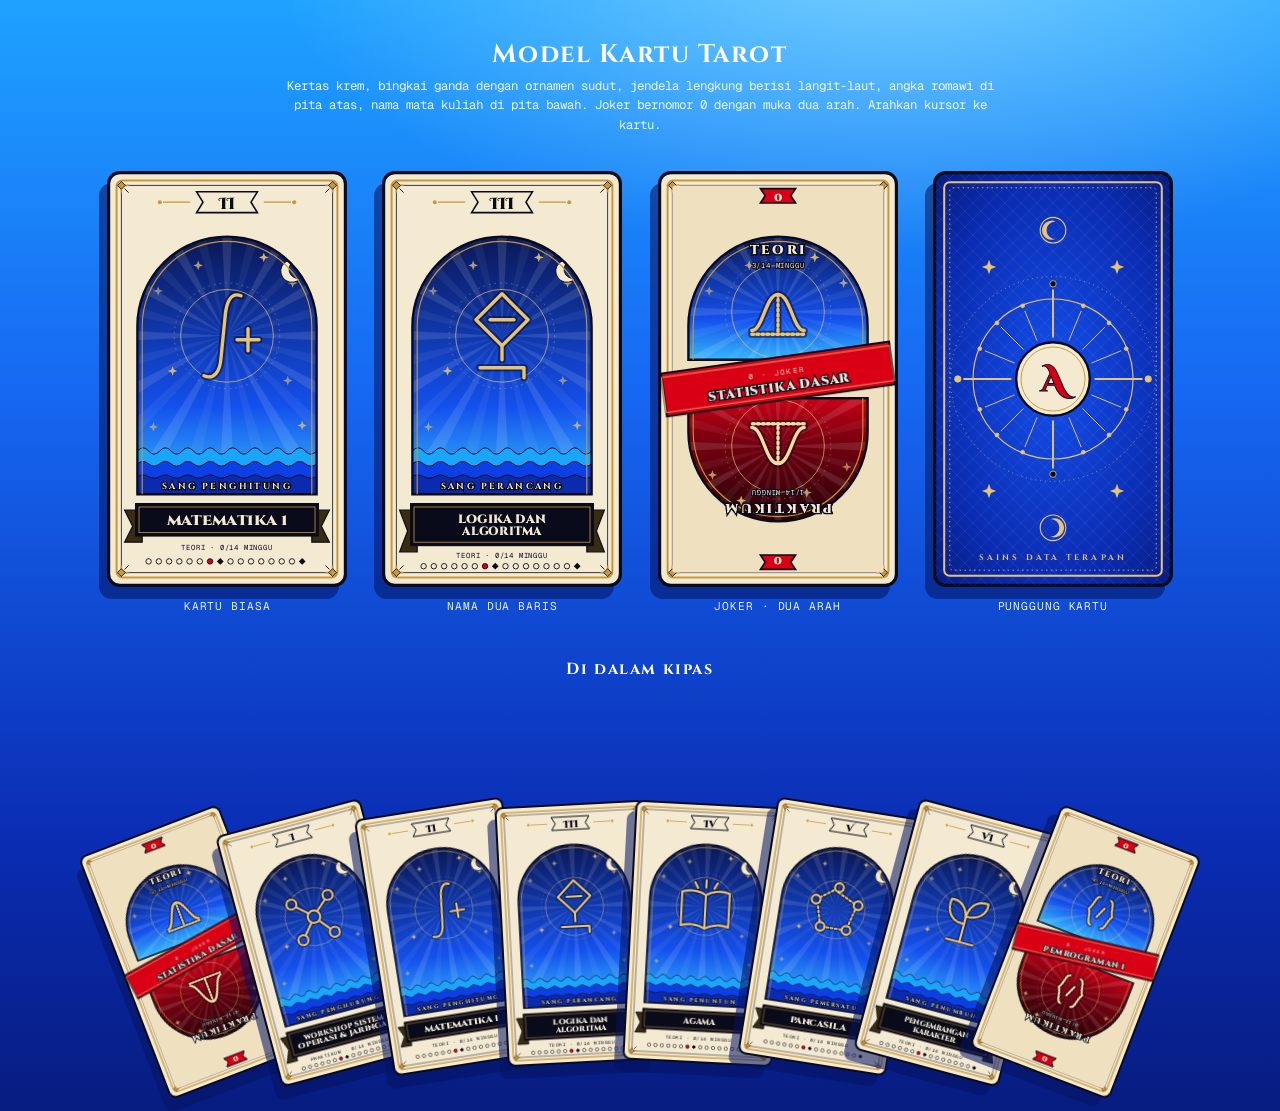
<file: design/kartu-tarot.html>
<!DOCTYPE html>
<html lang="id">
<head>
<meta charset="utf-8">
<meta name="viewport" content="width=device-width, initial-scale=1">
<title>[MODEL] Kartu Tarot Rangkuman</title>
<link rel="preconnect" href="https://fonts.googleapis.com">
<link rel="preconnect" href="https://fonts.gstatic.com" crossorigin>
<link rel="stylesheet" href="https://fonts.googleapis.com/css2?family=Cinzel:wght@500;700;900&family=Cinzel+Decorative:wght@700;900&family=Geist+Mono:wght@500&display=swap">
<style>
  :root { --ink: #0a0b1a; --cream: #f4ead2; --gold: #c9973a; --sea: #0d3fe6; }
  * { box-sizing: border-box; }
  body { margin: 0; min-height: 100vh; padding: 2.5rem 1.5rem 3rem; color: #fff; font-family: "Geist Mono", ui-monospace, monospace;
    background: radial-gradient(ellipse 70% 40% at 70% -5%, rgba(210,250,255,.5), transparent 70%), linear-gradient(#1ea2ff, #1668f2 35%, #0a2db4 75%, #071c80); }
  h1 { margin: 0 0 .3rem; font: 700 1.6rem/1.2 Cinzel, serif; letter-spacing: .06em; text-align: center; }
  p.sub { margin: 0 auto 2.2rem; max-width: 46rem; text-align: center; font-size: .78rem; line-height: 1.6; opacity: .9; }
  .row { display: flex; flex-wrap: wrap; justify-content: center; gap: 2.6rem 2.2rem; }
  figure { margin: 0; display: grid; justify-items: center; gap: .8rem; }
  figcaption { font-size: .7rem; letter-spacing: .08em; text-transform: uppercase; opacity: .9; }
  .card { width: 240px; aspect-ratio: 300 / 520; filter: drop-shadow(-8px 12px 0 rgba(4,18,96,.55)); transition: transform .3s cubic-bezier(.16,1,.3,1), filter .3s; cursor: pointer; }
  .card:hover { transform: translateY(-14px) rotate(-1.5deg) scale(1.03); filter: drop-shadow(-12px 18px 0 #ff2033); }
  .card svg { display: block; width: 100%; height: 100%; overflow: visible; }
  .fan { position: relative; height: 330px; width: min(980px, 100%); margin: 3.5rem auto 0; }
  .fan .card { position: absolute; left: 50%; bottom: 0; width: 150px; margin-left: -75px; transform-origin: 50% 160%; }
  .fan .card:hover { z-index: 10; }
  h2 { margin: 3rem 0 0; text-align: center; font: 700 1rem/1 Cinzel, serif; letter-spacing: .1em; }
  .note { max-width: 44rem; margin: 1rem auto 0; font-size: .74rem; line-height: 1.7; opacity: .9; }
</style>
</head>
<body>
  <h1>Model Kartu Tarot</h1>
  <p class="sub">Kertas krem, bingkai ganda dengan ornamen sudut, jendela lengkung berisi langit-laut, angka romawi di pita atas, nama mata kuliah di pita bawah. Joker bernomor 0 dengan muka dua arah. Arahkan kursor ke kartu.</p>

  <div class="row" id="row"></div>

  <h2>Di dalam kipas</h2>
  <div class="fan" id="fan"></div>

<script>
const INK = "#0a0b1a", CREAM = "#f4ead2", GOLD = "#c9973a", GOLD2 = "#e7c378", RED = "#d90016";

// Simbol mata kuliah (garis emas), digambar dalam kotak 100x100
const SYM = {
  kurva: '<path d="M8 80c18 0 22-58 42-58s24 58 42 58"/><path d="M8 86h84M50 22v64" stroke-dasharray="3 5"/>',
  kurung: '<path d="M36 12c-12 0-8 26-18 38 10 12 6 38 18 38M64 12c12 0 8 26 18 38-10 12-6 38-18 38"/><path d="M44 64l12-28"/>',
  integral: '<path d="M64 10c-10-4-15 6-16 22l-4 40c-1 14-7 22-17 18"/><path d="M60 54h22M71 43v22"/>',
  alir: '<path d="M50 8l26 26-26 26-26-26z"/><path d="M50 60v14M28 82h44v10"/><path d="M38 34h24"/>',
  jaringan: '<circle cx="20" cy="22" r="8"/><circle cx="80" cy="22" r="8"/><circle cx="50" cy="50" r="10"/><circle cx="24" cy="82" r="8"/><circle cx="76" cy="82" r="8"/><path d="M26 28l16 14M74 28L58 42M29 76l14-17M71 76L57 59"/>',
  buku: '<path d="M50 32c-12-8-28-8-38-4v54c10-4 26-4 38 4 12-8 28-8 38-4V28c-10-4-26-4-38 4zM50 32v54"/><path d="M50 8v12M32 12l5 9M68 12l-5 9"/>',
  lima: '<circle cx="50" cy="14" r="7"/><circle cx="84" cy="38" r="7"/><circle cx="71" cy="80" r="7"/><circle cx="29" cy="80" r="7"/><circle cx="16" cy="38" r="7"/><path d="M50 22l28 14M80 46l-7 26M63 80H37M27 72l-7-26M22 34l22-16" stroke-dasharray="3 4"/>',
  tunas: '<path d="M50 92V44"/><path d="M50 62C27 64 18 46 21 28c20-2 30 14 29 34zM50 50c1-19 13-30 30-28 2 17-11 28-30 28z"/><path d="M28 92h44"/>'
};

const ROMAN = ["0","I","II","III","IV","V","VI"];
let uid = 0;

// Bingkai dan ornamen yang sama untuk semua kartu depan
function frame(id) {
  const corner = (x, y, r) => `<g transform="translate(${x} ${y}) rotate(${r})"><path d="M0 0l9 0M0 0l0 9" stroke="${GOLD}" stroke-width="2"/><path d="M4 4l5 5" stroke="${INK}" stroke-width="1.2"/><rect x="-3.5" y="-3.5" width="7" height="7" transform="rotate(45)" fill="${GOLD}" stroke="${INK}" stroke-width="1"/></g>`;
  return `
    <rect x="2" y="2" width="296" height="516" rx="14" fill="${CREAM}" stroke="${INK}" stroke-width="4"/>
    <rect x="12" y="12" width="276" height="496" rx="7" fill="none" stroke="${GOLD}" stroke-width="2.5"/>
    <rect x="18" y="18" width="264" height="484" rx="4" fill="none" stroke="${INK}" stroke-width="1"/>
    ${corner(18, 18, 0)}${corner(282, 18, 90)}${corner(282, 502, 180)}${corner(18, 502, 270)}`;
}

// Jendela lengkung berisi langit, sinar, bintang, bulan, laut
function arch(id, opts = {}) {
  const top = opts.top ?? 82, bottom = opts.bottom ?? 404;
  const path = `M38 ${bottom}V${top + 112}a112 112 0 0 1 224 0V${bottom}z`;
  const cx = 150, cy = opts.sunY ?? 206;
  const rays = Array.from({ length: 24 }, (_, i) => {
    const a = (i / 24) * Math.PI * 2;
    return `<path d="M${cx} ${cy}L${(cx + Math.cos(a - .05) * 300).toFixed(1)} ${(cy + Math.sin(a - .05) * 300).toFixed(1)}L${(cx + Math.cos(a + .05) * 300).toFixed(1)} ${(cy + Math.sin(a + .05) * 300).toFixed(1)}z" fill="#fff" opacity="${i % 2 ? .05 : .11}"/>`;
  }).join("");
  const stars = [[64,150],[232,140],[82,250],[226,262],[114,118],[196,108],[58,320],[244,318]]
    .map(([x, y], i) => `<path d="M${x} ${y - 6}l1.6 4.4 4.4 1.6-4.4 1.6-1.6 4.4-1.6-4.4-4.4-1.6 4.4-1.6z" fill="${GOLD2}" opacity="${.6 + (i % 3) * .15}"/>`).join("");
  const waves = [0, 1, 2].map((k) => {
    const y = bottom - 54 + k * 16;
    let d = `M38 ${y}`;
    for (let x = 38; x < 262; x += 28) d += ` q7 -${8 - k * 2} 14 0 t14 0`;
    return `<path d="${d}V${bottom}H38z" fill="${["#1aa6ff", "#0d3fe6", "#0a2bb0"][k]}" stroke="${INK}" stroke-width="1.2"/>`;
  }).join("");
  return `
    <defs>
      <clipPath id="c${id}"><path d="${path}"/></clipPath>
      <linearGradient id="g${id}" x1="0" y1="0" x2="0" y2="1">
        <stop offset="0" stop-color="${opts.sky1 || "#0a1550"}"/><stop offset=".65" stop-color="${opts.sky2 || "#1450ec"}"/><stop offset="1" stop-color="${opts.sky3 || "#3ccbff"}"/>
      </linearGradient>
    </defs>
    <g clip-path="url(#c${id})">
      <rect x="30" y="${top - 10}" width="240" height="${bottom - top + 20}" fill="url(#g${id})"/>
      ${rays}${stars}
      <circle cx="${cx}" cy="${cy}" r="58" fill="none" stroke="${GOLD2}" stroke-width="1.2" opacity=".7"/>
      <circle cx="${cx}" cy="${cy}" r="66" fill="none" stroke="${GOLD2}" stroke-width=".8" stroke-dasharray="2 5" opacity=".6"/>
      ${opts.noMoon ? "" : `<path d="M236 112a14 14 0 1 0 6 22 11 11 0 1 1-6-22z" fill="${CREAM}" stroke="${INK}" stroke-width="1.2"/>`}
      ${opts.noWaves ? "" : waves}
      ${opts.inner || ""}
    </g>
    <path d="${path}" fill="none" stroke="${INK}" stroke-width="3"/>
    <path d="M44 ${bottom}V${top + 112}a106 106 0 0 1 212 0V${bottom}" fill="none" stroke="${GOLD}" stroke-width="1.4"/>`;
}

function symbol(k, x, y, s, color = GOLD2) {
  return `<g transform="translate(${x - 50 * s} ${y - 50 * s}) scale(${s})" fill="none" stroke-linecap="round" stroke-linejoin="round">
    <g stroke="${INK}" stroke-width="${9 / s}" opacity=".55">${SYM[k]}</g>
    <g stroke="${color}" stroke-width="${4.2 / s}">${SYM[k]}</g></g>`;
}

// Pita (ribbon) dengan ujung terlipat
function ribbon(y, h, text, size, opts = {}) {
  const fill = opts.fill || INK, color = opts.color || CREAM;
  const lines = Array.isArray(text) ? text : [text];
  // Huruf mengecil untuk nama panjang supaya tidak keluar pita (Cinzel kapital ~0.74em per huruf)
  size = Math.min(size, 196 / (Math.max(...lines.map((l) => l.length)) * 0.74));
  const ty = y + h / 2 - ((lines.length - 1) * size * 1.05) / 2 + size * .36;
  return `
    <path d="M22 ${y + 8}h22v${h}H22l10 ${-h / 2}z" fill="${opts.tail || "#3a2c10"}" stroke="${INK}" stroke-width="1.5"/>
    <path d="M278 ${y + 8}h-22v${h}h22l-10 ${-h / 2}z" fill="${opts.tail || "#3a2c10"}" stroke="${INK}" stroke-width="1.5"/>
    <rect x="36" y="${y}" width="228" height="${h}" fill="${fill}" stroke="${INK}" stroke-width="2"/>
    <rect x="40" y="${y + 4}" width="220" height="${h - 8}" fill="none" stroke="${GOLD}" stroke-width="1"/>
    ${lines.map((l, i) => `<text x="150" textLength="${Math.min(200, l.length * size * .74).toFixed(0)}" lengthAdjust="spacingAndGlyphs" y="${(ty + i * size * 1.05).toFixed(1)}" text-anchor="middle" font-family="Cinzel, serif" font-weight="900" font-size="${size.toFixed(1)}" fill="${color}">${l}</text>`).join("")}`;
}

function numeral(text, opts = {}) {
  return `
    <path d="M112 26h76l-8 13 8 13h-76l8-13z" fill="${opts.fill || CREAM}" stroke="${INK}" stroke-width="2"/>
    <text x="150" y="47" text-anchor="middle" font-family="'Cinzel Decorative', Cinzel, serif" font-weight="900" font-size="20" fill="${opts.color || INK}">${text}</text>
    <path d="M70 39h34M196 39h34" stroke="${GOLD}" stroke-width="1.5"/><circle cx="66" cy="39" r="2.5" fill="${GOLD}"/><circle cx="234" cy="39" r="2.5" fill="${GOLD}"/>`;
}

// 16 minggu: titik, UTS dan UAS wajik
function weeks(y, filled = [], now = 7) {
  return Array.from({ length: 16 }, (_, i) => {
    const n = i + 1, x = 52 + i * 12.8;
    if (n === 8 || n === 16) return `<rect x="${x - 3}" y="${y - 3}" width="6" height="6" transform="rotate(45 ${x} ${y})" fill="${INK}"/>`;
    const f = n === now ? RED : filled.includes(n) ? INK : CREAM;
    return `<circle cx="${x}" cy="${y}" r="3.4" fill="${f}" stroke="${INK}" stroke-width="1.1"/>`;
  }).join("");
}

function cardFront(c) {
  const id = ++uid;
  return `<svg viewBox="0 0 300 520" role="img" aria-label="Kartu ${c.num}: ${c.name.join(" ")}">
    ${frame(id)}
    ${numeral(c.num)}
    ${arch(id, { inner: symbol(c.sym, 150, 206, 1.25) })}
    <text x="150" y="398" text-anchor="middle" font-family="Cinzel, serif" font-weight="700" font-size="11" letter-spacing="3" fill="${CREAM}" stroke="${INK}" stroke-width="3" paint-order="stroke">${c.title}</text>
    ${ribbon(416, c.name.length > 1 ? 52 : 40, c.name, c.name.length > 1 ? 15 : 17)}
    <text x="150" y="${c.name.length > 1 ? 484 : 474}" text-anchor="middle" font-family="'Geist Mono', monospace" font-size="9" letter-spacing="1" fill="${INK}">${c.kind} · ${c.filled.length}/14 MINGGU</text>
    ${weeks(c.name.length > 1 ? 494 : 488, c.filled)}
  </svg>`;
}

function cardJoker(c) {
  const id = ++uid;
  // Dua arah: separuh atas TEORI (langit), separuh bawah PRAKTIKUM (laut dalam, terbalik)
  const halfArt = (label, sym, sky1, sky2, sky3, color) => `
    <g>${arch(id + label, { top: 82, bottom: 236, sunY: 176, sky1, sky2, sky3, noMoon: true, noWaves: true, inner: symbol(sym, 150, 176, .78, color) })}
    <text x="150" y="104" text-anchor="middle" font-family="Cinzel, serif" font-weight="900" font-size="16" letter-spacing="3" fill="${CREAM}" stroke="${INK}" stroke-width="3.5" paint-order="stroke">${label}</text>
    <text x="150" y="121" text-anchor="middle" font-family="'Geist Mono', monospace" font-size="9" letter-spacing="1" fill="${CREAM}" stroke="${INK}" stroke-width="2.5" paint-order="stroke">${c[label].filled}/14 MINGGU</text></g>`;
  return `<svg viewBox="0 0 300 520" role="img" aria-label="Kartu Joker: ${c.name.join(" ")}">
    ${frame(id)}
    <rect x="18" y="18" width="264" height="484" rx="4" fill="#efe1bf"/>
    ${halfArt("TEORI", c.sym, "#0a1550", "#1450ec", "#3ccbff", GOLD2)}
    <g transform="rotate(180 150 260)">${halfArt("PRAKTIKUM", c.sym, "#1a0308", "#7a0010", "#d90016", "#ffd7a0")}</g>
    <g transform="rotate(-8 150 260)">
      <rect x="6" y="233" width="288" height="54" fill="${RED}" stroke="${INK}" stroke-width="2.5"/>
      <rect x="6" y="238" width="288" height="44" fill="none" stroke="${GOLD2}" stroke-width="1"/>
      <text x="150" y="256" text-anchor="middle" font-family="'Geist Mono', monospace" font-size="9" letter-spacing="3" fill="${CREAM}">0 · JOKER</text>
      <text x="150" y="276" text-anchor="middle" font-family="Cinzel, serif" font-weight="900" font-size="16" letter-spacing="1" fill="${CREAM}" stroke="${INK}" stroke-width="3" paint-order="stroke">${c.name.join(" ")}</text>
    </g>
    <circle cx="150" cy="30" r="0"/>
    <path d="M128 22h44l-6 9 6 9h-44l6-9z" fill="${RED}" stroke="${INK}" stroke-width="2"/>
    <text x="150" y="37" text-anchor="middle" font-family="'Cinzel Decorative', serif" font-weight="900" font-size="15" fill="${CREAM}">0</text>
    <g transform="rotate(180 150 260)"><path d="M128 22h44l-6 9 6 9h-44l6-9z" fill="${RED}" stroke="${INK}" stroke-width="2"/>
    <text x="150" y="37" text-anchor="middle" font-family="'Cinzel Decorative', serif" font-weight="900" font-size="15" fill="${CREAM}">0</text></g>
  </svg>`;
}

function cardBack() {
  const id = ++uid, cx = 150, cy = 260;
  const ray16 = Array.from({ length: 16 }, (_, i) => {
    const a = (i / 16) * Math.PI * 2 - Math.PI / 2, r1 = 52, r2 = i % 4 === 0 ? 112 : 92;
    return `<path d="M${(cx + Math.cos(a) * r1).toFixed(1)} ${(cy + Math.sin(a) * r1).toFixed(1)}L${(cx + Math.cos(a) * r2).toFixed(1)} ${(cy + Math.sin(a) * r2).toFixed(1)}" stroke="${GOLD2}" stroke-width="${i % 4 === 0 ? 2.4 : 1.2}"/>
      <circle cx="${(cx + Math.cos(a) * (r2 + 7)).toFixed(1)}" cy="${(cy + Math.sin(a) * (r2 + 7)).toFixed(1)}" r="${i % 4 === 0 ? 4 : 2.4}" fill="${i === 0 || i === 8 ? INK : GOLD2}" stroke="${GOLD2}" stroke-width="1"/>`;
  }).join("");
  const moons = [[150, 74, 0], [150, 446, 180]].map(([x, y, r]) =>
    `<g transform="rotate(${r} ${x} ${y})"><circle cx="${x}" cy="${y}" r="16" fill="none" stroke="${GOLD2}" stroke-width="1.4"/><path d="M${x + 3} ${y - 11}a12 12 0 1 0 0 22 9 9 0 1 1 0-22z" fill="${GOLD2}"/></g>`).join("");
  const sideStars = [[70, 120], [230, 120], [70, 400], [230, 400]].map(([x, y]) =>
    `<path d="M${x} ${y - 9}l2.4 6.6 6.6 2.4-6.6 2.4-2.4 6.6-2.4-6.6-6.6-2.4 6.6-2.4z" fill="${GOLD2}"/>`).join("");
  return `<svg viewBox="0 0 300 520" role="img" aria-label="Punggung kartu">
    <defs>
      <radialGradient id="b${id}" cx=".5" cy=".5" r=".7"><stop offset="0" stop-color="#1450ec"/><stop offset=".7" stop-color="#0a2bb0"/><stop offset="1" stop-color="#071c80"/></radialGradient>
      <pattern id="p${id}" width="20" height="20" patternUnits="userSpaceOnUse"><path d="M10 0l10 10-10 10L0 10z" fill="none" stroke="#ffffff" stroke-width=".6" opacity=".14"/></pattern>
    </defs>
    <rect x="2" y="2" width="296" height="516" rx="14" fill="url(#b${id})" stroke="${INK}" stroke-width="4"/>
    <rect x="2" y="2" width="296" height="516" rx="14" fill="url(#p${id})"/>
    <rect x="14" y="14" width="272" height="492" rx="7" fill="none" stroke="${GOLD2}" stroke-width="2.5"/>
    <rect x="21" y="21" width="258" height="478" rx="4" fill="none" stroke="${GOLD2}" stroke-width="1" stroke-dasharray="2 4"/>
    ${moons}${sideStars}
    <circle cx="${cx}" cy="${cy}" r="128" fill="none" stroke="${GOLD2}" stroke-width="1" stroke-dasharray="1 5"/>
    <circle cx="${cx}" cy="${cy}" r="100" fill="none" stroke="${GOLD2}" stroke-width="1.4"/>
    ${ray16}
    <circle cx="${cx}" cy="${cy}" r="46" fill="${CREAM}" stroke="${INK}" stroke-width="3"/>
    <circle cx="${cx}" cy="${cy}" r="40" fill="none" stroke="${GOLD}" stroke-width="1.2"/>
    <text x="${cx}" y="${cy + 15}" text-anchor="middle" font-family="'Cinzel Decorative', serif" font-weight="900" font-size="44" fill="${RED}" stroke="${INK}" stroke-width="1.2">A</text>
    <text x="${cx}" y="486" text-anchor="middle" font-family="Cinzel, serif" font-weight="700" font-size="10" letter-spacing="4" fill="${GOLD2}">SAINS DATA TERAPAN</text>
  </svg>`;
}

const SAMPLE = [
  { num: "II", sym: "integral", title: "SANG PENGHITUNG", name: ["MATEMATIKA 1"], kind: "TEORI", filled: [] },
  { num: "III", sym: "alir", title: "SANG PERANCANG", name: ["LOGIKA DAN", "ALGORITMA"], kind: "TEORI", filled: [] },
  { num: "I", sym: "jaringan", title: "SANG PENGHUBUNG", name: ["WORKSHOP SISTEM", "OPERASI & JARINGAN"], kind: "PRAKTIKUM", filled: [] }
];
const JOKER = { sym: "kurva", name: ["STATISTIKA DASAR"], TEORI: { filled: 3 }, PRAKTIKUM: { filled: 1 } };

const row = document.getElementById("row");
const fig = (svg, cap) => `<figure><div class="card">${svg}</div><figcaption>${cap}</figcaption></figure>`;
row.innerHTML =
  fig(cardFront(SAMPLE[0]), "Kartu biasa") +
  fig(cardFront(SAMPLE[1]), "Nama dua baris") +
  fig(cardJoker(JOKER), "Joker · dua arah") +
  fig(cardBack(), "Punggung kartu");

// Kipas contoh: 8 kartu
const FAN = [
  cardJoker(JOKER),
  cardFront(SAMPLE[2]),
  cardFront(SAMPLE[0]),
  cardFront(SAMPLE[1]),
  cardFront({ num: "IV", sym: "buku", title: "SANG PENUNTUN", name: ["AGAMA"], kind: "TEORI", filled: [] }),
  cardFront({ num: "V", sym: "lima", title: "SANG PEMERSATU", name: ["PANCASILA"], kind: "TEORI", filled: [] }),
  cardFront({ num: "VI", sym: "tunas", title: "SANG PENUMBUH", name: ["PENGEMBANGAN", "KARAKTER"], kind: "TEORI", filled: [] }),
  cardJoker({ sym: "kurung", name: ["PEMROGRAMAN 1"], TEORI: { filled: 1 }, PRAKTIKUM: { filled: 0 } })
];
const fan = document.getElementById("fan");
fan.innerHTML = FAN.map((s) => `<div class="card">${s}</div>`).join("");
[...fan.children].forEach((c, i) => {
  const k = i - 3.5;
  c.style.transform = `translateX(${k * 98}px) rotate(${k * 6}deg)`;
  c.addEventListener("mouseenter", () => (c.style.transform = `translateX(${k * 98}px) translateY(-34px) rotate(${k * 3}deg) scale(1.08)`));
  c.addEventListener("mouseleave", () => (c.style.transform = `translateX(${k * 98}px) rotate(${k * 6}deg)`));
});
</script>
</body>
</html>
</file>
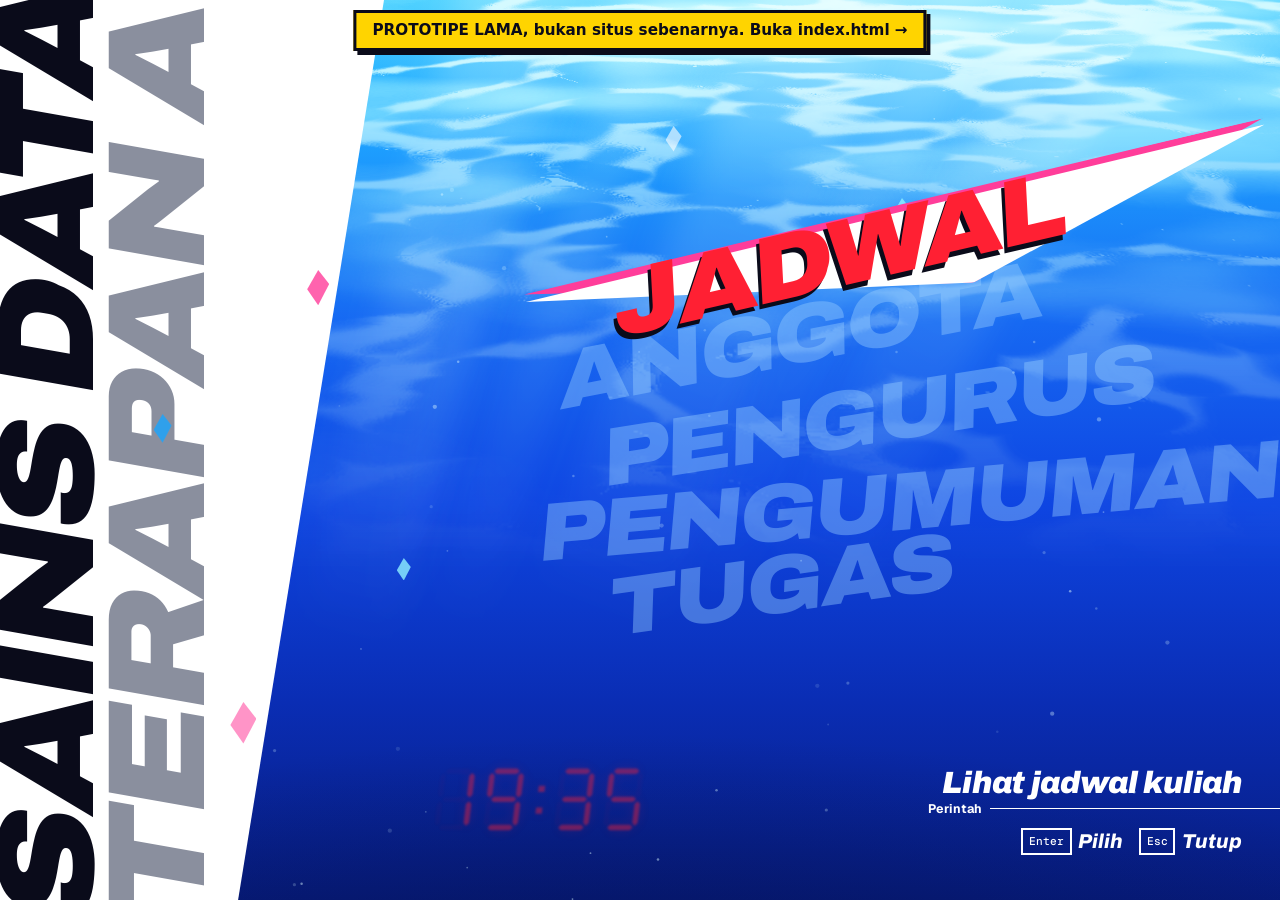
<file: design/menu-p3r.html>
<!DOCTYPE html>
<html lang="id">
<head>
<meta charset="utf-8">
<meta name="viewport" content="width=device-width, initial-scale=1, viewport-fit=cover">
<title>[PROTOTIPE LAMA] Sains Data Terapan A</title>
  <link rel="icon" href="../assets/icons/favicon.svg" type="image/svg+xml">
  <link rel="icon" href="../assets/icons/favicon-32.png" sizes="32x32" type="image/png">
  <link rel="apple-touch-icon" href="../assets/icons/apple-touch-icon.png">
<link rel="preconnect" href="https://fonts.googleapis.com">
<link rel="preconnect" href="https://fonts.gstatic.com" crossorigin>
<link rel="stylesheet" href="https://fonts.googleapis.com/css2?family=Archivo:ital,wdth,wght@1,100..125,800..900&family=Geist:wght@400;500;600&family=Geist+Mono:wght@400;500&display=swap">
<style>
  :root {
    --sea: #0d3fe6;
    --sea-deep: #0a2bb0;
    --sea-light: #1aa6ff;
    --foam: #8ff0ff;
    --ink: #0a0b1a;
    --paper: #ffffff;
    --paper-2: #f2f5ff;
    --red: #ff2033;
    --pink: #ff3d9a;
    --idle: rgba(150, 205, 255, 0.42);
    --line: #d7def2;
    --muted: #59627e;
    --display: "Archivo", "Arial Black", "Helvetica Neue", sans-serif;
    --sans: "Geist", "Helvetica Neue", Arial, sans-serif;
    --mono: "Geist Mono", ui-monospace, monospace;
    --ease: cubic-bezier(0.16, 1, 0.3, 1);
  }
  * { box-sizing: border-box; }
  html, body { margin: 0; height: 100%; }
  body { min-height: 100dvh; overflow: hidden; background: var(--sea); color: var(--paper); font-family: var(--sans); -webkit-font-smoothing: antialiased; }
  button { font: inherit; color: inherit; }
  :focus-visible { outline: 3px solid var(--foam); outline-offset: 3px; }

  /* ---------- Latar: laut, cahaya permukaan, pecahan ---------- */
  /* Laut: gradasi kedalaman, cahaya dari permukaan, pola kaustik, berkas cahaya, partikel */
  .scene { position: fixed; inset: 0; overflow: hidden; pointer-events: none;
    background:
      radial-gradient(ellipse 70% 42% at 72% -6%, rgba(210, 250, 255, .75), rgba(210, 250, 255, 0) 70%),
      radial-gradient(ellipse 130% 70% at 50% 125%, rgba(3, 12, 60, .7), rgba(3, 12, 60, 0) 62%),
      linear-gradient(to bottom, #3ccbff 0%, #1ea2ff 15%, #1668f2 36%, #0e45e2 56%, #0a2db4 78%, #071c80 100%); }
  /* Permukaan air dilihat dari bawah: bidang miring yang menjauh ke tengah layar */
  .caustics { position: absolute; left: -30vw; right: -30vw; top: -4vh; height: 70vh; transform-origin: 50% 0; transform: perspective(900px) rotateX(64deg); -webkit-mask-image: linear-gradient(to bottom, #000 0%, #000 30%, transparent 92%); mask-image: linear-gradient(to bottom, #000 0%, #000 30%, transparent 92%); mix-blend-mode: screen; }
  .caustics svg { display: block; width: 100%; height: 100%; }
  .ray { position: absolute; top: -12vh; left: var(--x); width: var(--w); height: 100vh; background: linear-gradient(to bottom, rgba(190, 245, 255, var(--a)) 0%, rgba(190, 245, 255, 0) 85%); filter: blur(16px); transform: rotate(var(--r)); transform-origin: 50% 0; mix-blend-mode: screen; animation: shimmer var(--d) ease-in-out infinite alternate; }
  @keyframes shimmer { from { opacity: .5; } to { opacity: 1; } }
  .snow { position: absolute; inset: 0; width: 100%; height: 100%; }

  .shard { position: absolute; width: var(--s, 18px); height: calc(var(--s, 18px) * 1.6); background: var(--c, var(--paper)); opacity: var(--o, .8); clip-path: polygon(50% 0, 100% 40%, 50% 100%, 0 55%); animation: float var(--d, 9s) ease-in-out infinite alternate; }
  @keyframes float { to { transform: translateY(-26px) rotate(24deg); } }

  /* Lempeng putih di kiri dengan tulisan vertikal besar */
  .slab { position: absolute; top: 0; bottom: 0; left: 0; width: clamp(7rem, 30vw, 30rem); background: var(--paper); clip-path: polygon(0 0, 100% 0, 62% 100%, 0 100%); }
  .wordmark { position: absolute; top: 50%; left: -.06em; margin: 0; writing-mode: vertical-rl; transform: translateY(-50%) rotate(180deg); font: italic 900 14vh/.8 var(--display); font-stretch: 112%; letter-spacing: -.035em; color: var(--ink); white-space: nowrap; text-transform: uppercase; }
  .wordmark span { color: #8a8f9e; }

  .bubble { position: absolute; bottom: -2rem; width: var(--s, 10px); height: var(--s, 10px); border: 1px solid rgba(255, 255, 255, .65); border-radius: 50%; background: radial-gradient(circle at 32% 30%, rgba(255, 255, 255, .95) 0 14%, rgba(255, 255, 255, .14) 38%, rgba(255, 255, 255, 0) 70%); opacity: .8; animation: bubble var(--d, 9s) linear infinite; animation-delay: var(--w, 0s); }
  @keyframes bubble { 0% { transform: translate(0, 0); opacity: 0; } 10% { opacity: .75; } 50% { transform: translate(12px, -55vh); } 100% { transform: translate(-6px, -112vh); opacity: 0; } }

  /* ---------- Kotak "hari ini" ---------- */
  /* Jam digital rusak di kejauhan: merah pudar, buram oleh air, berkedip tidak teratur */
  .far-clock { position: fixed; z-index: 2; left: 34vw; bottom: 7vh; width: clamp(9rem, 17vw, 17rem); pointer-events: none; opacity: .42; filter: blur(1.3px) drop-shadow(0 0 6px rgba(255, 32, 51, .35)); animation: flicker 7s steps(1, end) infinite; }
  .far-clock svg { display: block; width: 100%; height: auto; overflow: visible; }
  .far-clock polygon, .far-clock rect { fill: #ff2033; opacity: .07; transition: opacity .06s; }
  .far-clock .on { opacity: 1; }
  .far-clock .colon rect { opacity: 1; animation: blink 1s steps(1, end) infinite; }
  .far-clock.dead { opacity: .04; }
  @keyframes blink { 50% { opacity: .1; } }
  @keyframes flicker { 0% { opacity: .42; } 9% { opacity: .3; } 10% { opacity: .42; } 37% { opacity: .08; } 38% { opacity: .4; } 39% { opacity: .1; } 41% { opacity: .38; } 64% { opacity: .33; } 81% { opacity: .02; } 84% { opacity: .42; } 96% { opacity: .25; } }
  @media (max-width: 760px) { .far-clock { left: 5.5rem; bottom: 17vh; width: 8rem; } }
  .sr-only { position: absolute; width: 1px; height: 1px; overflow: hidden; clip: rect(0 0 0 0); white-space: nowrap; }

  /* ---------- Menu bertumpuk ---------- */
  .menu { position: fixed; z-index: 3; top: 50%; left: clamp(6rem, 43vw, 48rem); transform: translateY(-48%); margin: 0; padding: 0; list-style: none; }
  .menu li { margin-top: .06em; font-size: clamp(2.3rem, 6.4vw, 5.6rem); }
  .item { position: relative; display: block; padding: 0 .1em; border: 0; background: none; cursor: pointer; font: italic 900 1em/.86 var(--display); font-stretch: 115%; letter-spacing: -.03em; text-transform: uppercase; color: var(--idle); transform: translateX(var(--x)) rotate(var(--r)); transform-origin: left center; transition: color .14s var(--ease), transform .3s var(--ease); white-space: nowrap; }
  .item .txt { position: relative; z-index: 2; }
  .item::before, .item::after { content: ""; position: absolute; z-index: 1; pointer-events: none; inset: .02em -2.2em -.18em -.8em; transform: scaleX(0); transform-origin: left; transition: transform .32s var(--ease); }
  .item::before { background: var(--pink); clip-path: polygon(0 6%, 100% 0, 58% 100%); }
  .item::after { background: var(--paper); clip-path: polygon(0 14%, 100% 7%, 58% 100%); transition-delay: .04s; }
  .item:hover { color: rgba(190, 228, 255, .7); }
  .item.on { color: var(--red); text-shadow: -.05em .05em 0 var(--ink); transform: translateX(calc(var(--x) + .35em)) rotate(var(--r)) scale(1.14); z-index: 5; }
  .item.on::before, .item.on::after { transform: scaleX(1); }
  .item:focus-visible { outline: none; }
  /* Fokus keyboard selalu sama dengan item terpilih (merah + pelat), jadi itulah penanda fokusnya. */

  /* ---------- Kotak perintah kanan bawah ---------- */
  .command { position: fixed; z-index: 4; right: 0; bottom: clamp(1rem, 5vh, 3rem); width: min(26rem, 80vw); text-align: right; }
  .cmd-title { margin: 0 clamp(1rem, 3vw, 3rem) 0 0; font: italic 900 clamp(1.4rem, 2.4vw, 2.2rem)/1.05 var(--display); letter-spacing: -.01em; }
  .cmd-label { display: flex; align-items: center; gap: .5rem; margin: .2rem 0 .8rem; font: 700 .78rem/1 var(--sans); }
  .cmd-label { padding-left: 4rem; }
  .cmd-label::after { content: ""; flex: 1; height: 1px; background: var(--paper); }
  .keys { display: flex; justify-content: flex-end; gap: 1rem; margin-right: clamp(1rem, 3vw, 3rem); font: italic 800 1.25rem/1 var(--display); }
  .keys span { display: inline-flex; align-items: center; gap: .4rem; }
  kbd { display: inline-grid; place-items: center; min-width: 1.7rem; height: 1.7rem; padding: 0 .35rem; border: 2px solid var(--paper); font: 500 .7rem/1 var(--mono); font-style: normal; }
  .touch-hint { display: none; }

  /* ---------- Panel isi ---------- */
  .backdrop { position: fixed; inset: 0; z-index: 8; background: rgba(6, 18, 80, .45); opacity: 0; pointer-events: none; transition: opacity .3s var(--ease); }
  .panel { position: fixed; z-index: 9; top: 0; right: 0; bottom: 0; width: min(46rem, 100%); padding: 0; background: var(--paper-2); color: var(--ink); clip-path: polygon(10% 0, 100% 0, 100% 100%, 0 100%); transform: translateX(105%); transition: transform .45s var(--ease); overflow-y: auto; visibility: hidden; }
  body.open .panel { transform: none; visibility: visible; }
  body.open .backdrop { opacity: 1; pointer-events: auto; }
  body.open .menu, body.open .command { opacity: .25; }
  .panel-head { position: relative; overflow: hidden; display: flex; align-items: flex-start; justify-content: space-between; gap: 1rem; padding: clamp(1.5rem, 4vh, 2.75rem) clamp(1.25rem, 4vw, 3rem) 3.2rem clamp(2.5rem, 9vw, 7rem); background: linear-gradient(100deg, #ffffff 0%, #ffffff 26%, #a8e6ff 48%, #2fa9ff 72%, #0d3fe6 100%); clip-path: polygon(0 0, 100% 0, 100% 78%, 0 100%); }
  .panel-head::before { content: attr(data-ghost); position: absolute; right: -.05em; bottom: -.12em; font: italic 900 clamp(4.5rem, 12vw, 8rem)/.8 var(--display); font-stretch: 115%; letter-spacing: -.04em; text-transform: uppercase; color: transparent; -webkit-text-stroke: 2px rgba(255, 255, 255, .55); pointer-events: none; }
  .panel-head::after { content: ""; position: absolute; left: 0; right: 0; bottom: 0; height: 100%; background: var(--pink); clip-path: polygon(0 calc(100% - 6px), 100% calc(78% - 6px), 100% 78%, 0 100%); }
  .panel-head > * { position: relative; z-index: 1; }
  .panel-content { padding: .5rem clamp(1.25rem, 4vw, 3rem) 2.5rem clamp(2.5rem, 9vw, 7rem); animation: rise .45s var(--ease) both; }
  .panel h2 { margin: 0; font: italic 900 clamp(2.4rem, 6vw, 4rem)/.9 var(--display); font-stretch: 115%; letter-spacing: -.03em; text-transform: uppercase; color: var(--red); text-shadow: -.05em .05em 0 var(--ink); }
  .panel .sub { display: inline-block; margin: .7rem 0 0; padding: .2rem .6rem; background: var(--ink); color: var(--paper); font: 500 .72rem/1.4 var(--mono); text-transform: uppercase; letter-spacing: .06em; }
  .close { flex: none; display: inline-flex; align-items: center; gap: .5rem; padding: .55rem .9rem; border: 2px solid var(--ink); background: var(--paper); cursor: pointer; font: italic 800 .95rem/1 var(--display); transition: transform .15s var(--ease); }
  .close:hover { background: var(--ink); color: var(--paper); }
  .close:active { transform: scale(.97); }
  .close kbd { border-color: currentColor; min-width: 1.5rem; height: 1.4rem; }

  .tabs { display: grid; grid-template-columns: repeat(5, 1fr); gap: .4rem; margin-bottom: 1.25rem; }
  .tab { padding: .55rem .4rem .5rem; border: 2px solid var(--ink); background: var(--paper); cursor: pointer; text-align: left; transform: skewX(-10deg); transition: background-color .15s; }
  .tab > span { display: block; transform: skewX(10deg); }
  .tab b { display: block; font: italic 900 1.35rem/1 var(--display); text-transform: uppercase; }
  .tab small { font: 500 .66rem/1 var(--mono); color: var(--muted); text-transform: uppercase; }
  .tab[aria-selected="true"] { background: var(--sea); border-color: var(--ink); color: var(--paper); box-shadow: 4px 4px 0 var(--pink); }
  .tab[aria-selected="true"] small { color: #cfe0ff; }

  .list { margin: 0; padding: 0; list-style: none; background: var(--paper); border: 2px solid var(--ink); }
  .list > li { display: grid; grid-template-columns: 7.2rem 1fr; gap: .25rem 1rem; padding: 1rem 1.1rem; border-left: 5px solid transparent; animation: rise .4s var(--ease) both; animation-delay: calc(var(--i, 0) * 60ms); transition: transform .2s var(--ease), border-color .2s; }
  .list.sched > li { grid-template-columns: 3.2rem 8.6rem 1fr; align-items: start; }
  .list > li:hover { transform: translateX(4px); }
  .snum { font: italic 900 2.4rem/.9 var(--display); color: transparent; -webkit-text-stroke: 1.5px var(--sea); }
  .tblock { justify-self: start; white-space: nowrap; padding: .3rem .65rem; background: var(--sea); color: var(--paper); font: 500 .8rem/1.4 var(--mono); clip-path: polygon(0 0, 100% 0, calc(100% - 7px) 100%, 0 100%); }
  .list.sched h3 { font: italic 800 1.15rem/1.2 var(--display); text-transform: uppercase; letter-spacing: -.01em; }
  .list > li.now { border-left-color: var(--red); background: #fff6f7; }
  .list > li.next { border-left-color: var(--sea-light); }
  .tag.now { background: var(--red); } .tag.next { background: var(--sea-light); color: var(--ink); }
  .list > li + li { border-top: 1px solid var(--line); }
  .list > li:hover { border-left-color: var(--red); }
  @keyframes rise { from { opacity: 0; transform: translateY(10px); } }
  .time { font: 500 .85rem/1.5 var(--mono); }
  .list h3 { margin: 0; font: 600 1rem/1.35 var(--sans); }
  .list p { margin: .15rem 0 0; font-size: .85rem; color: var(--muted); }
  .tag { display: inline-block; margin-top: .45rem; padding: .15rem .6rem; background: var(--ink); color: var(--paper); font: 500 .65rem/1.4 var(--mono); letter-spacing: .08em; text-transform: uppercase; clip-path: polygon(0 0, 100% 0, calc(100% - 6px) 100%, 0 100%); }
  .tag.red { background: var(--red); }

  .search { display: block; width: 100%; margin-bottom: 1rem; padding: .8rem 1rem; border: 2px solid var(--ink); background: var(--paper); font: 500 1rem var(--sans); color: var(--ink); }
  .search:focus { outline: 3px solid var(--sea); outline-offset: 0; }
  .people { display: grid; grid-template-columns: repeat(auto-fill, minmax(14rem, 1fr)); gap: .5rem; margin: 0; padding: 0; list-style: none; }
  .people li { display: flex; align-items: center; gap: .75rem; padding: .6rem .75rem; background: var(--paper); border: 1px solid var(--line); animation: rise .35s var(--ease) both; animation-delay: calc(var(--i, 0) * 18ms); }
  .initial { flex: none; display: grid; place-items: center; width: 2.2rem; height: 2.2rem; background: var(--sea); color: var(--paper); font: italic 900 .85rem/1 var(--display); clip-path: polygon(0 0, 100% 0, 100% 75%, 75% 100%, 0 100%); }
  .people span:last-child { font-size: .9rem; line-height: 1.3; }

  .officers { display: grid; grid-template-columns: repeat(auto-fit, minmax(13rem, 1fr)); gap: .75rem; }
  .officer { position: relative; padding: 1.4rem 1.2rem 1.2rem; background: var(--paper); border: 2px solid var(--ink); animation: rise .4s var(--ease) both; animation-delay: calc(var(--i, 0) * 70ms); }
  .officer .num { font: italic 900 2.8rem/1 var(--display); color: var(--paper); -webkit-text-stroke: 2px var(--sea); }
  .officer .role { margin: .5rem 0 .4rem; font: 500 .68rem/1.3 var(--mono); letter-spacing: .08em; text-transform: uppercase; color: var(--red); }
  .officer p { margin: 0; font-weight: 600; line-height: 1.4; }
  .wali { margin-bottom: .75rem; background: var(--ink); color: var(--paper); border-color: var(--ink); }
  .wali .num { -webkit-text-stroke-color: var(--foam); color: var(--ink); }

  .empty { padding: 2.5rem 1.5rem; background: var(--paper); border: 2px dashed var(--ink); text-align: center; }
  .empty b { display: block; font: italic 900 1.6rem/1.1 var(--display); text-transform: uppercase; }
  .empty p { margin: .6rem auto 0; max-width: 28rem; color: var(--muted); font-size: .9rem; line-height: 1.5; }
  .empty code { font: 500 .8rem var(--mono); background: var(--paper-2); padding: .1rem .35rem; }
  .count { margin: 0 0 .75rem; font: 500 .75rem/1 var(--mono); color: var(--muted); text-transform: uppercase; letter-spacing: .06em; }

  /* ---------- Layar kecil ---------- */
  @media (max-width: 760px) {
    .slab { width: 5.5rem; clip-path: polygon(0 0, 100% 0, 55% 100%, 0 100%); }
    .slab { width: 7rem; } .wordmark span, .wordmark br { display: none; }
    .menu { left: 5.2rem; top: 54%; }
    .menu li { font-size: clamp(2rem, 10.5vw, 3rem); }
    .keys { display: none; }
    .touch-hint { display: block; margin: 0 1rem 0 0; font: italic 700 .9rem/1 var(--display); }
    .panel { clip-path: none; padding-left: 1.25rem; }
    .list > li, .list.sched > li { grid-template-columns: 2.6rem 1fr; } .list.sched .tblock { grid-column: 2; } .list.sched li > div { grid-column: 2; }
    .tab b { font-size: 1.05rem; }
  }
  @media (prefers-reduced-motion: reduce) {
    *, *::before, *::after { animation: none !important; transition-duration: .01ms !important; }
  }
</style>
</head>
<body>
  <a href="../index.html" style="position:fixed;z-index:999;left:50%;top:.6rem;transform:translateX(-50%);padding:.55rem 1rem;background:#ffd400;color:#0a0b1a;border:3px solid #0a0b1a;font:800 .95rem/1.2 system-ui,sans-serif;text-decoration:none;box-shadow:4px 4px 0 #0a0b1a">PROTOTIPE LAMA, bukan situs sebenarnya. Buka index.html &rarr;</a>
  <div class="scene" aria-hidden="true">
    <div class="caustics">
      <svg viewBox="0 0 1600 700" preserveAspectRatio="none">
        <defs>
          <filter id="f-patch" x="0" y="0" width="100%" height="100%" color-interpolation-filters="sRGB">
            <feTurbulence type="fractalNoise" baseFrequency="0.004 0.010" numOctaves="3" seed="3"/>
            <feColorMatrix type="matrix" values="0 0 0 0 .62  0 0 0 0 .94  0 0 0 0 1  3.4 0 0 0 -1.55"/>
            <feComponentTransfer><feFuncA type="table" tableValues="0 .25 .6 .8"/></feComponentTransfer>
          </filter>
          <filter id="f-caustic" x="0" y="0" width="100%" height="100%" color-interpolation-filters="sRGB">
            <feTurbulence type="turbulence" baseFrequency="0.010 0.020" numOctaves="2" seed="11"/>
            <feColorMatrix type="matrix" values="0 0 0 0 .8  0 0 0 0 .98  0 0 0 0 1  -4.4 0 0 0 1.3"/>
            <feComponentTransfer><feFuncA type="table" tableValues="0 0 .05 .45 .9 1"/></feComponentTransfer>
          </filter>
        </defs>
        <rect width="1600" height="700" filter="url(#f-patch)"/>
        <rect width="1600" height="700" filter="url(#f-caustic)" opacity=".85"/>
      </svg>
    </div>
    <i class="ray" style="--x:38vw;--w:7vw;--r:14deg;--a:0.28;--d:6s"></i>
    <i class="ray" style="--x:52vw;--w:4vw;--r:18deg;--a:0.22;--d:8s"></i>
    <i class="ray" style="--x:63vw;--w:10vw;--r:21deg;--a:0.3;--d:7s"></i>
    <i class="ray" style="--x:76vw;--w:5vw;--r:24deg;--a:0.2;--d:9s"></i>
    <i class="ray" style="--x:86vw;--w:8vw;--r:27deg;--a:0.26;--d:6.5s"></i>
    <i class="ray" style="--x:45vw;--w:3vw;--r:16deg;--a:0.18;--d:10s"></i>
    <svg class="snow" viewBox="0 0 1600 1000" preserveAspectRatio="xMidYMid slice">
      <circle cx="997" cy="762" r="2.4" fill="#d8f6ff" opacity="0.13"/>
      <circle cx="745" cy="948" r="1.0" fill="#d8f6ff" opacity="0.46"/>
      <circle cx="181" cy="512" r="1.0" fill="#d8f6ff" opacity="0.26"/>
      <circle cx="163" cy="309" r="1.0" fill="#d8f6ff" opacity="0.28"/>
      <circle cx="291" cy="878" r="1.8" fill="#d8f6ff" opacity="0.18"/>
      <circle cx="1275" cy="208" r="2.4" fill="#d8f6ff" opacity="0.29"/>
      <circle cx="212" cy="975" r="1.0" fill="#d8f6ff" opacity="0.20"/>
      <circle cx="345" cy="984" r="1.0" fill="#d8f6ff" opacity="0.23"/>
      <circle cx="1538" cy="576" r="1.0" fill="#d8f6ff" opacity="0.19"/>
      <circle cx="1550" cy="261" r="1.8" fill="#d8f6ff" opacity="0.23"/>
      <circle cx="578" cy="233" r="1.0" fill="#d8f6ff" opacity="0.22"/>
      <circle cx="531" cy="832" r="2.4" fill="#d8f6ff" opacity="0.12"/>
      <circle cx="1085" cy="391" r="1.4" fill="#d8f6ff" opacity="0.26"/>
      <circle cx="490" cy="721" r="1.0" fill="#d8f6ff" opacity="0.30"/>
      <circle cx="1127" cy="132" r="1.0" fill="#d8f6ff" opacity="0.48"/>
      <circle cx="572" cy="452" r="2.4" fill="#d8f6ff" opacity="0.42"/>
      <circle cx="586" cy="612" r="1.0" fill="#d8f6ff" opacity="0.29"/>
      <circle cx="1132" cy="654" r="1.0" fill="#d8f6ff" opacity="0.17"/>
      <circle cx="394" cy="834" r="1.8" fill="#d8f6ff" opacity="0.25"/>
      <circle cx="568" cy="563" r="1.8" fill="#d8f6ff" opacity="0.16"/>
      <circle cx="1197" cy="813" r="1.4" fill="#d8f6ff" opacity="0.13"/>
      <circle cx="1513" cy="164" r="1.4" fill="#d8f6ff" opacity="0.31"/>
      <circle cx="580" cy="216" r="1.4" fill="#d8f6ff" opacity="0.47"/>
      <circle cx="872" cy="367" r="1.4" fill="#d8f6ff" opacity="0.24"/>
      <circle cx="1278" cy="657" r="1.4" fill="#d8f6ff" opacity="0.50"/>
      <circle cx="258" cy="125" r="2.4" fill="#d8f6ff" opacity="0.32"/>
      <circle cx="649" cy="298" r="2.4" fill="#d8f6ff" opacity="0.25"/>
      <circle cx="400" cy="679" r="1.0" fill="#d8f6ff" opacity="0.14"/>
      <circle cx="1466" cy="110" r="1.8" fill="#d8f6ff" opacity="0.25"/>
      <circle cx="331" cy="983" r="2.4" fill="#d8f6ff" opacity="0.48"/>
      <circle cx="1009" cy="805" r="1.0" fill="#d8f6ff" opacity="0.18"/>
      <circle cx="597" cy="134" r="1.8" fill="#d8f6ff" opacity="0.23"/>
      <circle cx="725" cy="999" r="1.0" fill="#d8f6ff" opacity="0.49"/>
      <circle cx="726" cy="529" r="1.4" fill="#d8f6ff" opacity="0.30"/>
      <circle cx="466" cy="451" r="1.0" fill="#d8f6ff" opacity="0.16"/>
      <circle cx="1315" cy="569" r="1.0" fill="#d8f6ff" opacity="0.36"/>
      <circle cx="799" cy="391" r="1.0" fill="#d8f6ff" opacity="0.31"/>
      <circle cx="824" cy="584" r="2.4" fill="#d8f6ff" opacity="0.26"/>
      <circle cx="1258" cy="793" r="2.4" fill="#d8f6ff" opacity="0.37"/>
      <circle cx="1215" cy="414" r="1.4" fill="#d8f6ff" opacity="0.44"/>
      <circle cx="424" cy="982" r="1.4" fill="#d8f6ff" opacity="0.48"/>
      <circle cx="544" cy="244" r="1.0" fill="#d8f6ff" opacity="0.30"/>
      <circle cx="1238" cy="380" r="1.4" fill="#d8f6ff" opacity="0.30"/>
      <circle cx="1307" cy="676" r="1.4" fill="#d8f6ff" opacity="0.25"/>
      <circle cx="1031" cy="759" r="1.8" fill="#d8f6ff" opacity="0.25"/>
      <circle cx="1349" cy="880" r="1.8" fill="#d8f6ff" opacity="0.49"/>
      <circle cx="1530" cy="557" r="2.4" fill="#d8f6ff" opacity="0.49"/>
      <circle cx="318" cy="413" r="1.8" fill="#d8f6ff" opacity="0.23"/>
      <circle cx="126" cy="697" r="1.8" fill="#d8f6ff" opacity="0.19"/>
      <circle cx="1249" cy="614" r="1.8" fill="#d8f6ff" opacity="0.24"/>
      <circle cx="885" cy="878" r="1.4" fill="#d8f6ff" opacity="0.39"/>
      <circle cx="44" cy="227" r="1.8" fill="#d8f6ff" opacity="0.36"/>
      <circle cx="289" cy="778" r="1.0" fill="#d8f6ff" opacity="0.36"/>
      <circle cx="67" cy="514" r="1.0" fill="#d8f6ff" opacity="0.18"/>
      <circle cx="1427" cy="182" r="1.0" fill="#d8f6ff" opacity="0.30"/>
      <circle cx="877" cy="462" r="1.4" fill="#d8f6ff" opacity="0.26"/>
      <circle cx="979" cy="623" r="1.0" fill="#d8f6ff" opacity="0.39"/>
      <circle cx="598" cy="402" r="1.4" fill="#d8f6ff" opacity="0.45"/>
      <circle cx="1386" cy="714" r="2.4" fill="#d8f6ff" opacity="0.26"/>
      <circle cx="58" cy="644" r="1.0" fill="#d8f6ff" opacity="0.23"/>
      <circle cx="820" cy="955" r="1.4" fill="#d8f6ff" opacity="0.48"/>
      <circle cx="1310" cy="466" r="2.4" fill="#d8f6ff" opacity="0.36"/>
      <circle cx="591" cy="211" r="2.4" fill="#d8f6ff" opacity="0.27"/>
      <circle cx="763" cy="263" r="1.0" fill="#d8f6ff" opacity="0.35"/>
      <circle cx="562" cy="902" r="1.0" fill="#d8f6ff" opacity="0.27"/>
      <circle cx="522" cy="923" r="2.4" fill="#d8f6ff" opacity="0.17"/>
      <circle cx="1007" cy="900" r="1.8" fill="#d8f6ff" opacity="0.28"/>
      <circle cx="1563" cy="534" r="1.8" fill="#d8f6ff" opacity="0.49"/>
      <circle cx="608" cy="964" r="1.0" fill="#d8f6ff" opacity="0.35"/>
      <circle cx="416" cy="983" r="1.8" fill="#d8f6ff" opacity="0.22"/>
    </svg>
    <div class="slab"><p class="wordmark">Sains Data<br><span>Terapan A</span></p></div>
    <i class="bubble" style="left:22vw;--s:12px;--d:11s"></i>
    <i class="bubble" style="left:27vw;--s:7px;--d:8s;--w:-3s"></i>
    <i class="bubble" style="left:33vw;--s:16px;--d:13s;--w:-6s"></i>
    <i class="bubble" style="left:18vw;--s:9px;--d:9s;--w:-1s"></i>
    <i class="bubble" style="left:38vw;--s:6px;--d:10s;--w:-7s"></i>
    <i class="shard" style="left:24vw;top:30vh;--s:22px;--c:#ff3d9a;--d:8s"></i>
    <i class="shard" style="left:31vw;top:62vh;--s:14px;--c:#8ff0ff;--d:11s"></i>
    <i class="shard" style="left:18vw;top:78vh;--s:26px;--c:#ff3d9a;--o:.55;--d:10s"></i>
    <i class="shard" style="left:52vw;top:14vh;--s:16px;--c:#ffffff;--o:.6;--d:12s"></i>
    <i class="shard" style="left:70vw;top:22vh;--s:12px;--c:#8ff0ff;--d:9s"></i>
    <i class="shard" style="left:12vw;top:46vh;--s:18px;--c:#1aa6ff;--d:13s"></i>
  </div>


  <div class="far-clock" aria-hidden="true">
    <svg viewBox="-6 -4 240 80"><g transform="skewX(-7)"><g class="dg" data-i="0" transform="translate(0 0)"><polygon data-s="a" points="6,4 9,1 31,1 34,4 31,7 9,7"/><polygon data-s="g" points="6,35 9,32 31,32 34,35 31,38 9,38"/><polygon data-s="d" points="6,66 9,63 31,63 34,66 31,69 9,69"/><polygon data-s="f" points="4,6 7,9 7,30 4,33 1,30 1,9"/><polygon data-s="b" points="36,6 39,9 39,30 36,33 33,30 33,9"/><polygon data-s="e" points="4,37 7,40 7,61 4,64 1,61 1,40"/><polygon data-s="c" points="36,37 39,40 39,61 36,64 33,61 33,40"/></g><g class="dg" data-i="1" transform="translate(54 0)"><polygon data-s="a" points="6,4 9,1 31,1 34,4 31,7 9,7"/><polygon data-s="g" points="6,35 9,32 31,32 34,35 31,38 9,38"/><polygon data-s="d" points="6,66 9,63 31,63 34,66 31,69 9,69"/><polygon data-s="f" points="4,6 7,9 7,30 4,33 1,30 1,9"/><polygon data-s="b" points="36,6 39,9 39,30 36,33 33,30 33,9"/><polygon data-s="e" points="4,37 7,40 7,61 4,64 1,61 1,40"/><polygon data-s="c" points="36,37 39,40 39,61 36,64 33,61 33,40"/></g><g class="dg" data-i="2" transform="translate(132 0)"><polygon data-s="a" points="6,4 9,1 31,1 34,4 31,7 9,7"/><polygon data-s="g" points="6,35 9,32 31,32 34,35 31,38 9,38"/><polygon data-s="d" points="6,66 9,63 31,63 34,66 31,69 9,69"/><polygon data-s="f" points="4,6 7,9 7,30 4,33 1,30 1,9"/><polygon data-s="b" points="36,6 39,9 39,30 36,33 33,30 33,9"/><polygon data-s="e" points="4,37 7,40 7,61 4,64 1,61 1,40"/><polygon data-s="c" points="36,37 39,40 39,61 36,64 33,61 33,40"/></g><g class="dg" data-i="3" transform="translate(186 0)"><polygon data-s="a" points="6,4 9,1 31,1 34,4 31,7 9,7"/><polygon data-s="g" points="6,35 9,32 31,32 34,35 31,38 9,38"/><polygon data-s="d" points="6,66 9,63 31,63 34,66 31,69 9,69"/><polygon data-s="f" points="4,6 7,9 7,30 4,33 1,30 1,9"/><polygon data-s="b" points="36,6 39,9 39,30 36,33 33,30 33,9"/><polygon data-s="e" points="4,37 7,40 7,61 4,64 1,61 1,40"/><polygon data-s="c" points="36,37 39,40 39,61 36,64 33,61 33,40"/></g><g class="colon"><rect x="111" y="20" width="7" height="7"/><rect x="111" y="44" width="7" height="7"/></g></g></svg>
  </div>
  <nav aria-label="Menu utama">
    <ul class="menu" id="menu"></ul>
  </nav>

  <div class="command" aria-hidden="true">
    <p class="cmd-title" id="cmd-title">Lihat jadwal kuliah</p>
    <p class="cmd-label"><span>Perintah</span></p>
    <div class="keys">
      <span><kbd>Enter</kbd>Pilih</span>
      <span><kbd>Esc</kbd>Tutup</span>
    </div>
    <p class="touch-hint">Ketuk menu untuk membuka</p>
  </div>

  <div class="backdrop" id="backdrop"></div>
  <section class="panel" id="panel" role="dialog" aria-modal="true" aria-labelledby="panel-title" tabindex="-1">
    <div class="panel-head" id="panel-head">
      <div>
        <h2 id="panel-title">-</h2>
        <p class="sub" id="panel-sub"></p>
      </div>
      <button class="close" id="close" type="button">Tutup <kbd>Esc</kbd></button>
    </div>
    <div class="panel-content" id="panel-body"></div>
  </section>

<script>
/* Data sama dengan berkas data/*.json. Saat diintegrasikan, bagian ini diganti loadJSON(). */
const DATA = {
  kelas: { nama: "Sains Data Terapan A", dosenWali: "Alfi Fadliana, S.Si., M.Stat." },
  jadwal: {
    Senin: [{ matkul: "Workshop Sistem Operasi dan Jaringan", dosen: ["Yesta Medya Mahardhika"], ruang: "SAW 07.01", mulai: "11.20", selesai: "14.40", pj: "Ghazi", jenis: "praktikum" }],
    Selasa: [
      { matkul: "Agama", dosen: ["Imamul Arifin"], ruang: "SAW 08.08", mulai: "09.40", selesai: "11.20", pj: "Hilmi", jenis: "kuliah" },
      { matkul: "Praktikum Statistika Dasar", dosen: ["Ronny Susetyoko"], ruang: "SAW 07.07", mulai: "11.20", selesai: "13.50", pj: "Favian", jenis: "praktikum" },
      { matkul: "Matematika 1", dosen: ["Ira Prasetyaningrum"], ruang: "B 201", mulai: "13.50", selesai: "15.30", pj: "Chris", jenis: "kuliah" }
    ],
    Rabu: [
      { matkul: "Praktikum Pemrograman 1", dosen: ["Dian Septiani Santoso"], ruang: "SAW 07.07", mulai: "10.30", selesai: "14.40", pj: "Ryandra", jenis: "praktikum" },
      { matkul: "Pengembangan Karakter", dosen: ["Isbat Uzzin Nadhori", "Nalussa'ada"], ruang: "SAW 04.08", mulai: "14.40", selesai: "16.20", pj: "Tika", jenis: "kuliah" }
    ],
    Kamis: [
      { matkul: "Pancasila", dosen: ["Moh. Zikky", "Haryadi Amran Darwito"], ruang: "HH 101", mulai: "08.00", selesai: "09.40", pj: "Nawfal", jenis: "kuliah" },
      { matkul: "Statistika Dasar", dosen: ["Ronny Susetyoko"], ruang: "SAW 06.10", mulai: "11.20", selesai: "13.50", pj: "Favian", jenis: "kuliah" },
      { matkul: "Pemrograman 1", dosen: ["Dian Septiani Santoso"], ruang: "SAW 06.03", mulai: "14.40", selesai: "16.20", pj: "Ryandra", jenis: "kuliah" }
    ],
    Jumat: [{ matkul: "Logika dan Algoritma", dosen: ["Nana Ramadjianti"], ruang: "B 303", mulai: "09.40", selesai: "11.20", pj: "Dinar", jenis: "kuliah" }]
  },
  pengurus: [
    { jabatan: "Komandan Tingkat", nama: ["Abdullah Azzam Hibatullah"] },
    { jabatan: "Wakil Komandan Tingkat", nama: ["Saskia Tifani Amelia"] },
    { jabatan: "Sekretaris", nama: ["Alina Yusika Safitri", "Shasya Aurellia Azzahra"] },
    { jabatan: "Bendahara", nama: ["Rihana Shafira Azzalia", "Fauzan Aqeelah Ghazi Rabbani"] }
  ],
  mahasiswa: ["Rihana Shafira Azzalia","Ryandra Alifah Hafizd","Davin Zoe Akhmad","Atiyah Dinar Aliyah","Raditya Jeremia Kriswanto Putra","Alina Yusika Safitri","Shasya Aurellia Azzahra","Christoper Natanael Partogi Panjaitan","Atika Meilinda","Favian Zada Putra","Afghan Yazid Ilmany","Arven Hael Viscaya Atjeh","Hants Immanuel Marito Hutauruk","Muhammad Hilmi Mu'Afa","Marvin Febrian Agyantra","Mohammad Aditya Arkoun","Nawfal Rayhan Subagyo","Saskia Tifani Amelia","Sifa Luvena Taufiqah Palupi","Elyka Imelda Mayzananda","Tirta Prasetya Kusuma Wardana","Fauzan Aqeelah Ghazi Rabbani","Abdullah Azzam Hibatullah","Ghazi Silkaputera Hanania"],
  pengumuman: [
    { jenis: "pengumuman", judul: "Situs kelas sedang dibuat", tanggal: "2026-10-03", isi: "Jadwal, daftar anggota, dan papan pengumuman akan tersedia di situs ini secara bertahap.", matkul: null, tenggat: null }
  ]
};

const HARI = ["Minggu", "Senin", "Selasa", "Rabu", "Kamis", "Jumat", "Sabtu"];
const KULIAH = ["Senin", "Selasa", "Rabu", "Kamis", "Jumat"];
const BULAN = ["Jan", "Feb", "Mar", "Apr", "Mei", "Jun", "Jul", "Agu", "Sep", "Okt", "Nov", "Des"];
const now = new Date();
const hariIni = HARI[now.getDay()];
const hariAktif = KULIAH.includes(hariIni) ? hariIni : "Senin";

const MENU = [
  { key: "jadwal", label: "Jadwal", desc: "Lihat jadwal kuliah", r: -13, x: 2 },
  { key: "anggota", label: "Anggota", desc: "Daftar mahasiswa", r: -11, x: 0 },
  { key: "pengurus", label: "Pengurus", desc: "Struktur organisasi", r: -9, x: 3.5 },
  { key: "pengumuman", label: "Pengumuman", desc: "Kabar terbaru kelas", r: -5, x: -1.5 },
  { key: "tugas", label: "Tugas", desc: "Tugas dan tenggat", r: -8, x: 4 }
];

const $ = (s) => document.querySelector(s);
const esc = (s) => String(s).replace(/[&<>"']/g, (c) => ({ "&": "&amp;", "<": "&lt;", ">": "&gt;", '"': "&quot;", "'": "&#39;" }[c]));
const initials = (n) => n.split(" ").slice(0, 2).map((w) => w[0]).join("").toUpperCase();

/* ---------- Kotak hari ini ---------- */
/* ---------- Menu ---------- */
const menuEl = $("#menu");
MENU.forEach((m, i) => {
  const li = document.createElement("li");
  li.innerHTML = `<button class="item" type="button" aria-haspopup="dialog" data-i="${i}" style="--r:${m.r}deg;--x:${m.x}vw"><span class="txt">${esc(m.label)}</span></button>`;
  menuEl.appendChild(li);
});
const items = [...menuEl.querySelectorAll(".item")];
let current = 0;
let lastOpener = null;

function select(i, focus = true) {
  current = (i + items.length) % items.length;
  items.forEach((el, j) => {
    el.classList.toggle("on", j === current);
    el.setAttribute("aria-current", j === current ? "true" : "false");
  });
  $("#cmd-title").textContent = MENU[current].desc;
  if (focus) items[current].focus({ preventScroll: true });
}

items.forEach((el, i) => {
  el.addEventListener("mouseenter", () => select(i, false));
  el.addEventListener("focus", () => { if (current !== i) select(i, false); });
  el.addEventListener("click", () => { select(i, false); openPanel(MENU[i].key, el); });
});

/* ---------- Panel ---------- */
const panel = $("#panel");
const body = $("#panel-body");

const RENDER = {
  jadwal(day = hariAktif) {
    const tabs = KULIAH.map((d) => `<button class="tab" role="tab" type="button" data-day="${d}" aria-selected="${d === day}"><span><b>${d.slice(0, 3)}</b><small>${DATA.jadwal[d].length} sesi</small></span></button>`).join("");
    const mins = (hm) => { const [h, m] = hm.split(".").map(Number); return h * 60 + m; };
    const nowM = now.getHours() * 60 + now.getMinutes();
    let nextFound = false;
    const rows = DATA.jadwal[day].map((s, i) => {
      let state = "";
      if (day === hariIni) {
        if (nowM >= mins(s.mulai) && nowM < mins(s.selesai)) state = "now";
        else if (!nextFound && nowM < mins(s.mulai)) { state = "next"; nextFound = true; }
      }
      const status = state === "now" ? `<span class="tag now">Sedang berlangsung</span> ` : state === "next" ? `<span class="tag next">Berikutnya</span> ` : "";
      return `<li class="${state}" style="--i:${i}"><span class="snum" aria-hidden="true">${String(i + 1).padStart(2, "0")}</span><span class="tblock">${s.mulai} - ${s.selesai}</span><div><h3>${esc(s.matkul)}</h3><p>${esc(s.dosen.join(" / "))} \u00b7 ${esc(s.ruang)}</p><p>PJ: ${esc(s.pj)}</p>${status}<span class="tag ${s.jenis === "praktikum" ? "red" : ""}">${s.jenis}</span></div></li>`;
    }).join("");
    return {
      sub: day === hariIni ? `${day} \u00b7 hari ini` : day,
      html: `<div class="tabs" role="tablist" aria-label="Pilih hari">${tabs}</div><ul class="list sched">${rows}</ul>`,
      after() {
        const tabEls = [...body.querySelectorAll(".tab")];
        tabEls.forEach((t, i) => {
          t.addEventListener("click", () => show("jadwal", t.dataset.day, t.dataset.day));
          t.addEventListener("keydown", (e) => {
            if (e.key === "ArrowRight" || e.key === "ArrowLeft") {
              e.preventDefault();
              const n = tabEls[(i + (e.key === "ArrowRight" ? 1 : -1) + tabEls.length) % tabEls.length];
              show("jadwal", n.dataset.day, n.dataset.day);
            }
          });
        });
      }
    };
  },
  anggota() {
    return {
      sub: `${DATA.mahasiswa.length} mahasiswa`,
      html: `<label class="sr-only" for="cari" style="position:absolute;left:-9999px">Cari nama</label><input class="search" id="cari" type="search" placeholder="Cari nama mahasiswa" autocomplete="off"><p class="count" id="count"></p><ul class="people" id="people"></ul>`,
      after() {
        const sorted = [...DATA.mahasiswa].sort((a, b) => a.localeCompare(b, "id"));
        const draw = (q = "") => {
          const hit = sorted.filter((n) => n.toLowerCase().includes(q.trim().toLowerCase()));
          $("#count").textContent = q ? `${hit.length} dari ${sorted.length} nama` : `${sorted.length} nama, urut abjad`;
          $("#people").innerHTML = hit.length
            ? hit.map((n, i) => `<li style="--i:${i}"><span class="initial" aria-hidden="true">${initials(n)}</span><span>${esc(n)}</span></li>`).join("")
            : `<li style="grid-column:1/-1;justify-content:center">Tidak ada nama yang cocok dengan "${esc(q)}"</li>`;
        };
        draw();
        $("#cari").addEventListener("input", (e) => draw(e.target.value));
      }
    };
  },
  pengurus() {
    const roman = ["I", "II", "III", "IV", "V", "VI"];
    const cards = DATA.pengurus.map((p, i) => `<div class="officer" style="--i:${i + 1}"><div class="num">${roman[i]}</div><p class="role">${esc(p.jabatan)}</p><p>${p.nama.map(esc).join("<br>")}</p></div>`).join("");
    return { sub: "Struktur organisasi kelas", html: `<div class="officer wali" style="--i:0"><div class="num">0</div><p class="role" style="color:var(--foam)">Dosen Wali</p><p>${esc(DATA.kelas.dosenWali)}</p></div><div class="officers">${cards}</div>` };
  },
  pengumuman() {
    const list = DATA.pengumuman.filter((p) => p.jenis === "pengumuman").sort((a, b) => b.tanggal.localeCompare(a.tanggal));
    if (!list.length) return { sub: "Terbaru di atas", html: `<div class="empty"><b>Belum ada pengumuman</b><p>Tambahkan item di <code>data/pengumuman.json</code>.</p></div>` };
    return { sub: "Terbaru di atas", html: `<ul class="list">${list.map((p, i) => { const d = new Date(p.tanggal); return `<li style="--i:${i}"><span class="time">${d.getDate()} ${BULAN[d.getMonth()]} ${d.getFullYear()}</span><div><h3>${esc(p.judul)}</h3><p>${esc(p.isi)}</p></div></li>`; }).join("")}</ul>` };
  },
  tugas() {
    const list = DATA.pengumuman.filter((p) => p.jenis === "tugas");
    if (!list.length) return { sub: "Tugas dan tenggat", html: `<div class="empty"><b>Belum ada tugas</b><p>Tambahkan item berjenis <code>"tugas"</code> beserta mata kuliah dan tenggat di <code>data/pengumuman.json</code>.</p></div>` };
    return { sub: "Tugas dan tenggat", html: "" };
  }
};

function show(key, arg, focusDay) {
  const view = RENDER[key](arg);
  $("#panel-title").textContent = MENU.find((m) => m.key === key).label;
  $("#panel-head").dataset.ghost = MENU.find((m) => m.key === key).label;
  $("#panel-sub").textContent = view.sub || "";
  body.innerHTML = view.html;
  if (view.after) view.after();
  if (focusDay) body.querySelector(`[data-day="${focusDay}"]`).focus();
}

function openPanel(key, opener) {
  lastOpener = opener;
  show(key);
  document.body.classList.add("open");
  menuEl.setAttribute("inert", "");
  setTimeout(() => (body.querySelector(".tab[aria-selected='true'], .search") || $("#close")).focus(), 60);
}

function closePanel() {
  if (!document.body.classList.contains("open")) return;
  document.body.classList.remove("open");
  menuEl.removeAttribute("inert");
  if (lastOpener) lastOpener.focus({ preventScroll: true });
}

$("#close").addEventListener("click", closePanel);
$("#backdrop").addEventListener("click", closePanel);

/* ---------- Keyboard global ---------- */
document.addEventListener("keydown", (e) => {
  const open = document.body.classList.contains("open");
  if (e.key === "Escape") { closePanel(); return; }
  if (open) {
    if (e.key === "Tab") { /* jaga fokus tetap di panel */
      const f = [...panel.querySelectorAll("button, input")];
      const first = f[0], last = f[f.length - 1];
      if (e.shiftKey && document.activeElement === first) { e.preventDefault(); last.focus(); }
      else if (!e.shiftKey && document.activeElement === last) { e.preventDefault(); first.focus(); }
    }
    return;
  }
  if (["ArrowDown", "s", "S"].includes(e.key)) { e.preventDefault(); select(current + 1); }
  if (["ArrowUp", "w", "W"].includes(e.key)) { e.preventDefault(); select(current - 1); }
});

select(0, false);

/* ---------- Jam digital rusak di kejauhan ---------- */
(function farClock() {
  const MAP = { 0: "abcdef", 1: "bc", 2: "abged", 3: "abgcd", 4: "fgbc", 5: "afgcd", 6: "afgedc", 7: "abc", 8: "abcdefg", 9: "abcdfg" };
  const box = document.querySelector(".far-clock");
  const digits = [...box.querySelectorAll(".dg")];
  const show = () => {
    const t = new Date();
    const str = String(t.getHours()).padStart(2, "0") + String(t.getMinutes()).padStart(2, "0");
    digits.forEach((g, i) => g.querySelectorAll("polygon").forEach((p) => p.classList.toggle("on", MAP[str[i]].includes(p.dataset.s))));
  };
  show();
  setInterval(show, 1000);
  if (matchMedia("(prefers-reduced-motion: reduce)").matches) return;
  // Kerusakan: kadang satu segmen padam sesaat, kadang seluruh layar mati sekejap dua kali
  const glitch = () => {
    if (Math.random() < 0.6) {
      const lit = box.querySelectorAll("polygon.on");
      const seg = lit[Math.floor(Math.random() * lit.length)];
      if (seg) { seg.classList.remove("on"); setTimeout(show, 120 + Math.random() * 500); }
    } else {
      box.classList.add("dead");
      setTimeout(() => box.classList.remove("dead"), 70);
      setTimeout(() => box.classList.add("dead"), 160);
      setTimeout(() => box.classList.remove("dead"), 260);
    }
    setTimeout(glitch, 1200 + Math.random() * 4500);
  };
  setTimeout(glitch, 2000);
})();

/* ---------- Wordmark memenuhi tinggi layar ---------- */
function fitWordmark() {
  const wm = document.querySelector(".wordmark");
  wm.style.fontSize = "100px";
  const len = wm.getBoundingClientRect().height;
  wm.style.fontSize = (100 * innerHeight * 1.04 / len) + "px";
}
fitWordmark();
addEventListener("resize", fitWordmark);
if (document.fonts) document.fonts.ready.then(fitWordmark);

</script>
</body>
</html>
</file>
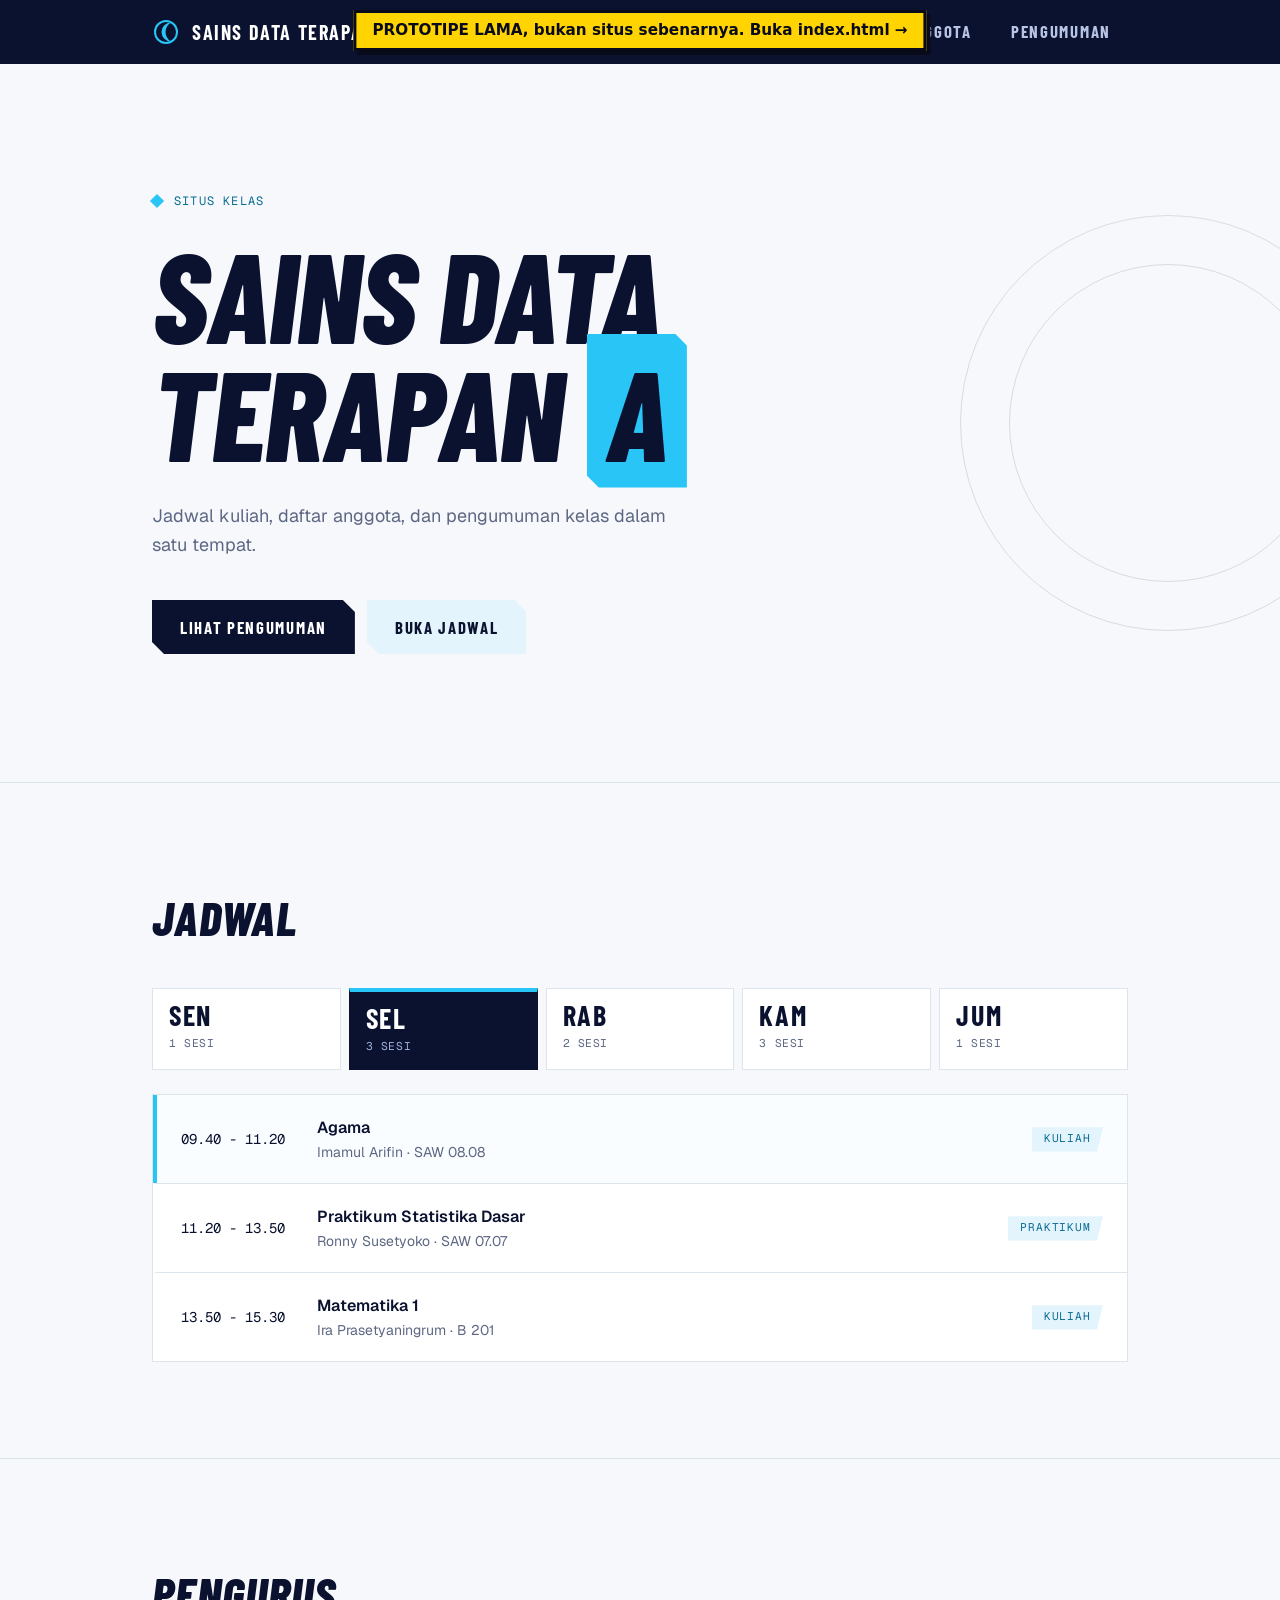
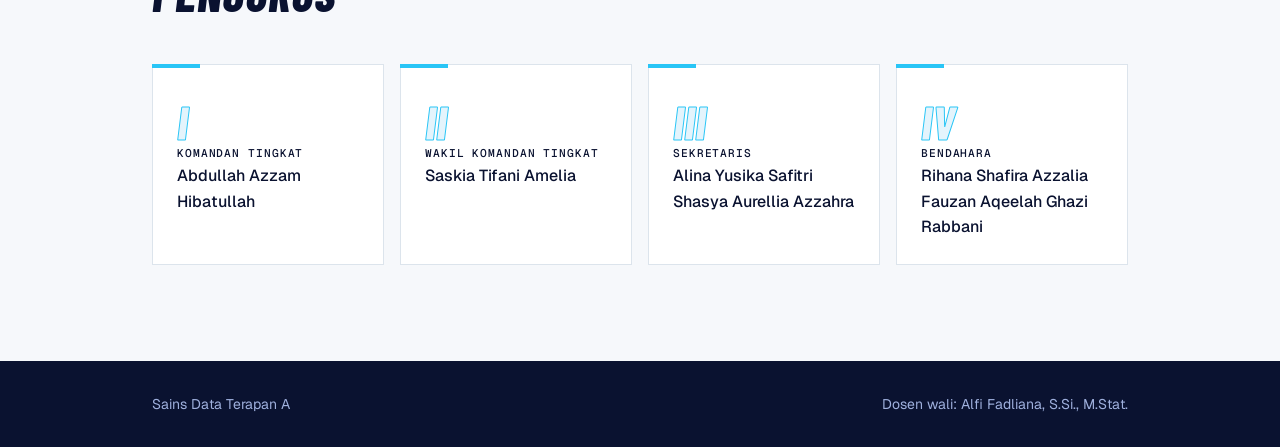
<file: design/preview-p3r.html>
<!DOCTYPE html>
<html lang="id">
<head>
<meta charset="utf-8">
<meta name="viewport" content="width=device-width, initial-scale=1">
<title>[PROTOTIPE LAMA] Pratinjau desain: Sains Data Terapan A</title>
<link rel="preconnect" href="https://fonts.googleapis.com">
<link rel="preconnect" href="https://fonts.gstatic.com" crossorigin>
<link rel="stylesheet" href="https://fonts.googleapis.com/css2?family=Barlow+Condensed:ital,wght@0,600;0,700;0,800;1,700;1,800&family=Geist:wght@400;500;600&family=Geist+Mono:wght@400;500&display=swap">
<style>
  /* Pratinjau mandiri. Nilai ini akan menggantikan isi tokens.css bila disetujui. */
  :root {
    --navy: #0a1230;
    --navy-2: #16255a;
    --cyan: #29c5f6;
    --cyan-ink: #0b6e94;
    --ice: #e4f4fc;
    --canvas: #f6f8fb;
    --surface: #ffffff;
    --border: #dce4ec;
    --text: #1b2440;
    --muted: #5d6783;
    --display: "Barlow Condensed", "Arial Narrow", sans-serif;
    --sans: "Geist", "Helvetica Neue", Arial, sans-serif;
    --mono: "Geist Mono", ui-monospace, monospace;
    --cut: polygon(0 0, calc(100% - 12px) 0, 100% 12px, 100% 100%, 12px 100%, 0 calc(100% - 12px));
    --ease: cubic-bezier(0.16, 1, 0.3, 1);
  }
  * { box-sizing: border-box; }
  body { margin: 0; background: var(--canvas); color: var(--text); font-family: var(--sans); line-height: 1.6; -webkit-font-smoothing: antialiased; }
  .wrap { max-width: 64rem; margin-inline: auto; padding-inline: 1.5rem; }

  /* Header: bilah navy tipis, menu miring seperti menu gim */
  header { background: var(--navy); color: #fff; }
  header .wrap { display: flex; flex-wrap: wrap; align-items: center; justify-content: space-between; gap: .5rem 2rem; padding-block: .75rem; }
  .brand { display: flex; align-items: center; gap: .75rem; font-family: var(--display); font-weight: 700; font-size: 1.25rem; letter-spacing: .08em; text-transform: uppercase; }
  .brand svg { width: 28px; height: 28px; }
  nav { display: flex; gap: .25rem; overflow-x: auto; }
  nav a { display: inline-block; padding: .4rem 1.1rem; color: #b8c4e6; font-family: var(--display); font-weight: 700; font-size: 1.05rem; letter-spacing: .1em; text-transform: uppercase; text-decoration: none; transform: skewX(-12deg); transition: background-color .2s var(--ease), color .2s var(--ease); }
  nav a span { display: inline-block; transform: skewX(12deg); }
  nav a:hover { color: #fff; background: var(--navy-2); }
  nav a[aria-current="page"] { background: var(--cyan); color: var(--navy); }

  /* Hero */
  .hero { position: relative; overflow: hidden; padding-block: clamp(4rem, 10vw, 8rem); }
  .eyebrow { font-family: var(--mono); font-size: .75rem; letter-spacing: .1em; text-transform: uppercase; color: var(--cyan-ink); display: flex; align-items: center; gap: .75rem; margin: 0 0 1.5rem; }
  .eyebrow::before { content: ""; width: 10px; height: 10px; background: var(--cyan); transform: rotate(45deg); }
  h1 { margin: 0; font-family: var(--display); font-style: italic; font-weight: 800; font-size: clamp(3.5rem, 12vw, 8rem); line-height: .92; letter-spacing: -.01em; text-transform: uppercase; color: var(--navy); }
  h1 mark { background: var(--cyan); color: var(--navy); padding: 0 .15em; clip-path: var(--cut); }
  .lead { max-width: 34rem; margin: 2rem 0 0; font-size: 1.125rem; color: var(--muted); }
  .actions { display: flex; flex-wrap: wrap; gap: .75rem; margin-top: 2.5rem; }
  .btn { display: inline-flex; align-items: center; gap: .6rem; padding: .85rem 1.75rem; font-family: var(--display); font-weight: 700; font-size: 1.05rem; letter-spacing: .1em; text-transform: uppercase; text-decoration: none; clip-path: var(--cut); transition: background-color .2s var(--ease), transform .2s var(--ease); }
  .btn:active { transform: scale(.98); }
  .btn-primary { background: var(--navy); color: #fff; }
  .btn-primary:hover { background: var(--navy-2); }
  .btn-ghost { background: var(--ice); color: var(--navy); }
  .btn-ghost:hover { background: #cfeaf8; }
  .moon { position: absolute; top: 50%; right: -6rem; width: 26rem; height: 26rem; transform: translateY(-50%); border: 1px solid var(--navy); border-radius: 50%; opacity: .12; pointer-events: none; }
  .moon::after { content: ""; position: absolute; inset: 3rem; border: 1px solid var(--navy); border-radius: 50%; }
  @media (max-width: 64rem) { .moon { display: none; } }

  /* Seksi */
  section.block { padding-block: clamp(3rem, 8vw, 6rem); border-top: 1px solid var(--border); }
  h2 { margin: 0 0 2rem; font-family: var(--display); font-style: italic; font-weight: 800; font-size: clamp(2rem, 5vw, 3rem); letter-spacing: .02em; text-transform: uppercase; color: var(--navy); }

  /* Tab hari ala kalender */
  .days { display: grid; grid-template-columns: repeat(5, 1fr); gap: .5rem; margin-bottom: 1.5rem; }
  .day { padding: .75rem 1rem; background: var(--surface); border: 1px solid var(--border); text-align: left; }
  .day b { display: block; font-family: var(--display); font-size: 1.75rem; line-height: 1; letter-spacing: .06em; text-transform: uppercase; color: var(--navy); }
  .day small { font-family: var(--mono); font-size: .7rem; color: var(--muted); letter-spacing: .05em; text-transform: uppercase; }
  .day.on { background: var(--navy); border-color: var(--navy); border-top: 4px solid var(--cyan); }
  .day.on b { color: #fff; }
  .day.on small { color: #9fb0dd; }

  .rows { background: var(--surface); border: 1px solid var(--border); }
  .row { display: grid; grid-template-columns: 7.5rem 1fr auto; gap: 1rem; align-items: center; padding: 1.25rem 1.5rem; border-left: 4px solid transparent; }
  .row + .row { border-top: 1px solid var(--border); }
  .row.on { border-left-color: var(--cyan); background: #fafdff; }
  .time { font-family: var(--mono); font-size: .875rem; color: var(--navy); }
  .row h3 { margin: 0; font-size: 1rem; font-weight: 600; color: var(--navy); }
  .row p { margin: 0; font-size: .875rem; color: var(--muted); }
  .badge { display: inline-block; padding: .2rem .75rem; background: var(--ice); color: var(--cyan-ink); font-family: var(--mono); font-size: .7rem; letter-spacing: .08em; text-transform: uppercase; clip-path: polygon(0 0, 100% 0, calc(100% - 6px) 100%, 0 100%); }
  @media (max-width: 40rem) { .row { grid-template-columns: 1fr; gap: .25rem; } .days { grid-template-columns: repeat(5, minmax(4rem, 1fr)); overflow-x: auto; } }

  /* Pengurus: kartu bernomor romawi */
  .officers { display: grid; gap: 1rem; grid-template-columns: repeat(auto-fit, minmax(13rem, 1fr)); }
  .officer { position: relative; padding: 2rem 1.5rem 1.5rem; background: var(--surface); border: 1px solid var(--border); }
  .officer::before { content: ""; position: absolute; top: -1px; left: -1px; width: 3rem; height: 4px; background: var(--cyan); }
  .numeral { font-family: var(--display); font-style: italic; font-weight: 800; font-size: 3rem; line-height: 1; color: var(--ice); -webkit-text-stroke: 1px var(--cyan); }
  .role { margin: .75rem 0 .5rem; font-family: var(--mono); font-size: .7rem; letter-spacing: .08em; text-transform: uppercase; color: var(--cyan-ink); }
  .officer p { margin: 0; font-weight: 500; color: var(--navy); }

  footer { background: var(--navy); color: #9fb0dd; padding-block: 2rem; font-size: .875rem; }
  footer .wrap { display: flex; flex-wrap: wrap; justify-content: space-between; gap: .5rem 2rem; }

  @media (prefers-reduced-motion: reduce) { * { transition: none !important; } }
</style>
</head>
<body>
  <a href="../index.html" style="position:fixed;z-index:999;left:50%;top:.6rem;transform:translateX(-50%);padding:.55rem 1rem;background:#ffd400;color:#0a0b1a;border:3px solid #0a0b1a;font:800 .95rem/1.2 system-ui,sans-serif;text-decoration:none;box-shadow:4px 4px 0 #0a0b1a">PROTOTIPE LAMA, bukan situs sebenarnya. Buka index.html &rarr;</a>
<header>
  <div class="wrap">
    <div class="brand">
      <svg viewBox="0 0 28 28" fill="none" stroke="#29c5f6" stroke-width="2" aria-hidden="true"><circle cx="14" cy="14" r="11"/><path d="M19 4.5a11 11 0 0 0 0 19 8.5 8.5 0 0 1 0-19Z" fill="#29c5f6" stroke="none"/></svg>
      Sains Data Terapan A
    </div>
    <nav aria-label="Navigasi utama">
      <a href="#" aria-current="page"><span>Beranda</span></a>
      <a href="#"><span>Jadwal</span></a>
      <a href="#"><span>Anggota</span></a>
      <a href="#"><span>Pengumuman</span></a>
    </nav>
  </div>
</header>

<main>
  <section class="hero">
    <div class="wrap">
      <p class="eyebrow">Situs kelas</p>
      <h1>Sains Data<br>Terapan <mark>A</mark></h1>
      <p class="lead">Jadwal kuliah, daftar anggota, dan pengumuman kelas dalam satu tempat.</p>
      <div class="actions">
        <a class="btn btn-primary" href="#">Lihat pengumuman</a>
        <a class="btn btn-ghost" href="#">Buka jadwal</a>
      </div>
    </div>
    <div class="moon" aria-hidden="true"></div>
  </section>

  <section class="block">
    <div class="wrap">
      <h2>Jadwal</h2>
      <div class="days" role="tablist" aria-label="Hari">
        <div class="day"><b>Sen</b><small>1 sesi</small></div>
        <div class="day on"><b>Sel</b><small>3 sesi</small></div>
        <div class="day"><b>Rab</b><small>2 sesi</small></div>
        <div class="day"><b>Kam</b><small>3 sesi</small></div>
        <div class="day"><b>Jum</b><small>1 sesi</small></div>
      </div>
      <div class="rows">
        <div class="row on"><span class="time">09.40 - 11.20</span><div><h3>Agama</h3><p>Imamul Arifin · SAW 08.08</p></div><span class="badge">Kuliah</span></div>
        <div class="row"><span class="time">11.20 - 13.50</span><div><h3>Praktikum Statistika Dasar</h3><p>Ronny Susetyoko · SAW 07.07</p></div><span class="badge">Praktikum</span></div>
        <div class="row"><span class="time">13.50 - 15.30</span><div><h3>Matematika 1</h3><p>Ira Prasetyaningrum · B 201</p></div><span class="badge">Kuliah</span></div>
      </div>
    </div>
  </section>

  <section class="block">
    <div class="wrap">
      <h2>Pengurus</h2>
      <div class="officers">
        <div class="officer"><div class="numeral">I</div><p class="role">Komandan Tingkat</p><p>Abdullah Azzam Hibatullah</p></div>
        <div class="officer"><div class="numeral">II</div><p class="role">Wakil Komandan Tingkat</p><p>Saskia Tifani Amelia</p></div>
        <div class="officer"><div class="numeral">III</div><p class="role">Sekretaris</p><p>Alina Yusika Safitri<br>Shasya Aurellia Azzahra</p></div>
        <div class="officer"><div class="numeral">IV</div><p class="role">Bendahara</p><p>Rihana Shafira Azzalia<br>Fauzan Aqeelah Ghazi Rabbani</p></div>
      </div>
    </div>
  </section>
</main>

<footer>
  <div class="wrap"><span>Sains Data Terapan A</span><span>Dosen wali: Alfi Fadliana, S.Si., M.Stat.</span></div>
</footer>
</body>
</html>
</file>
